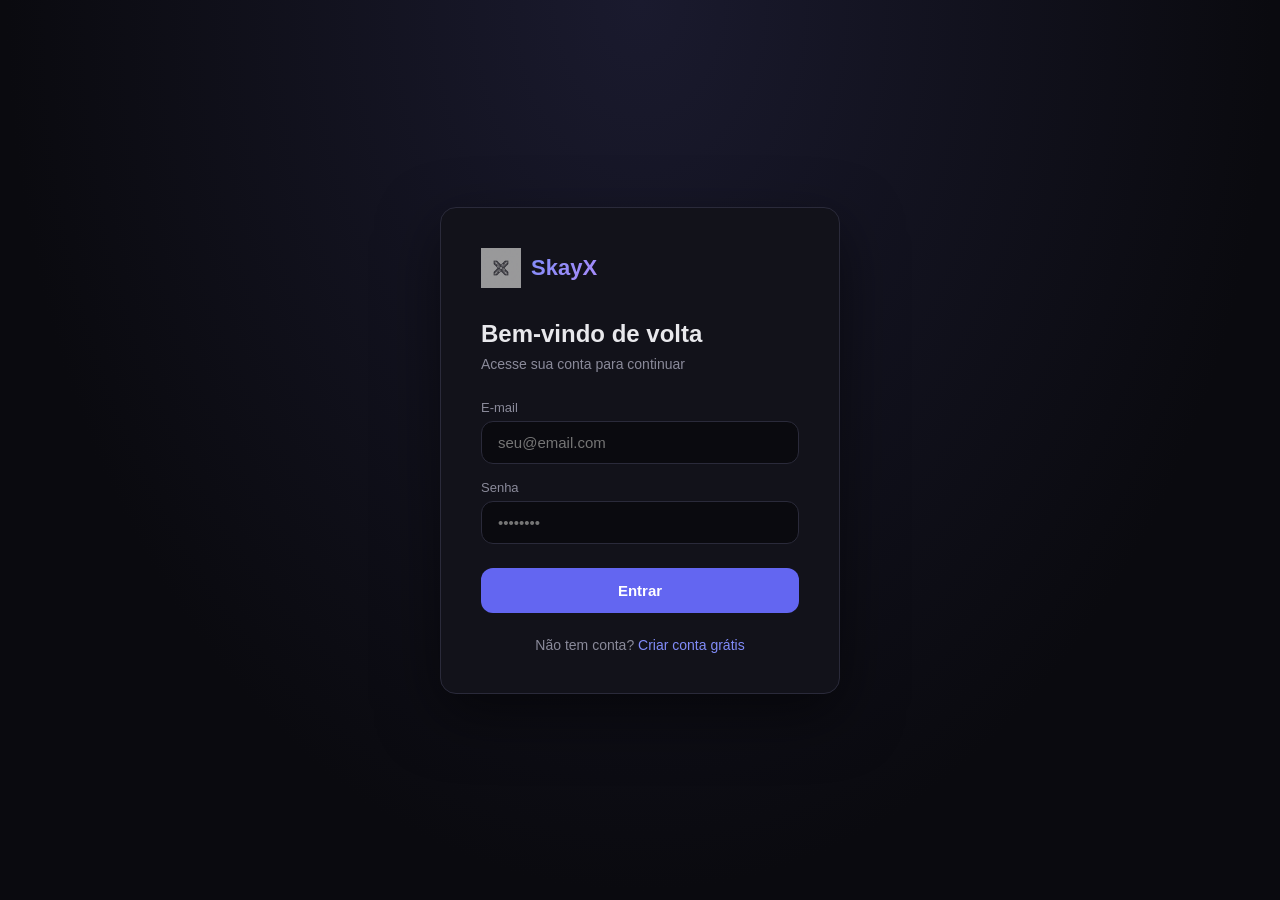
<file: templates/login.html>
<!DOCTYPE html>
<html lang="pt-BR">
<head>
    <meta name="google-site-verification" content="CEXgymT9ekC0Ubr9M-FkznrlWIgkmWgZs4AzIgL9y0k" />
    <meta charset="UTF-8">
    <meta name="viewport" content="width=device-width, initial-scale=1.0">
    <title>SkayX — Login</title>
    <link rel="stylesheet" href="/static/style.css">
</head>
<body class="auth-page">
    <div class="auth-container">
        <div class="auth-logo">
            <img src="/static/logo.png" alt="SkayX" class="logo-img">   
            <span class="logo-text">SkayX</span>
        </div>
        <h1 class="auth-title">Bem-vindo de volta</h1>
        <p class="auth-subtitle">Acesse sua conta para continuar</p>

        <form method="POST" class="auth-form">
            <div class="form-group">
                <label>E-mail</label>
                <input type="email" name="email" placeholder="seu@email.com" required>
            </div>
            <div class="form-group">
                <label>Senha</label>
                <input type="password" name="password" placeholder="••••••••" required>
            </div>
            <button type="submit" class="btn-primary">Entrar</button>
        </form>

        <p class="auth-switch">
            Não tem conta? <a href="{{ url_for('register') }}">Criar conta grátis</a>
        </p>
    </div>
</body>
</html>
</file>
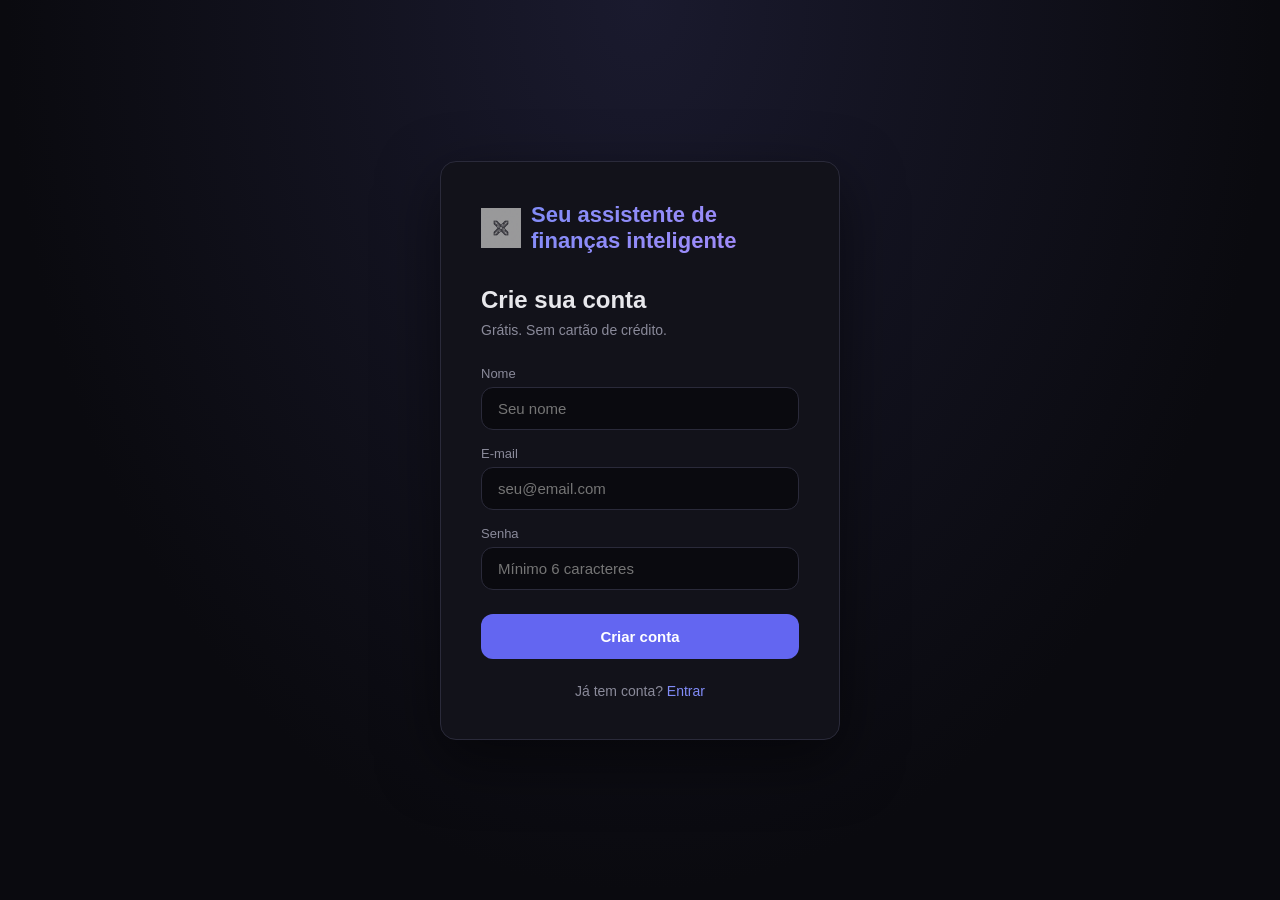
<file: templates/register.html>
<!DOCTYPE html>
<html lang="pt-BR">
<head>
    <meta name="google-site-verification" content="CEXgymT9ekC0Ubr9M-FkznrlWIgkmWgZs4AzIgL9y0k" />
    <meta charset="UTF-8">
    <meta name="viewport" content="width=device-width, initial-scale=1.0">
    <title>SkayX — Criar Conta</title>
    <link rel="stylesheet" href="/static/style.css">
</head>
<body class="auth-page">
    <div class="auth-container">
        <div class="auth-logo">
            <img src="/static/logo.png" alt="SkayX" class="logo-img">   
            <span class="logo-text">Seu assistente de finanças inteligente</span>
        </div>
        <h1 class="auth-title">Crie sua conta</h1>
        <p class="auth-subtitle">Grátis. Sem cartão de crédito.</p>

        <form method="POST" class="auth-form">
            <div class="form-group">
                <label>Nome</label>
                <input type="text" name="nome" placeholder="Seu nome" required>
            </div>
            <div class="form-group">
                <label>E-mail</label>
                <input type="email" name="email" placeholder="seu@email.com" required>
            </div>
            <div class="form-group">
                <label>Senha</label>
                <input type="password" name="password" placeholder="Mínimo 6 caracteres" minlength="6" required>
            </div>
            <button type="submit" class="btn-primary">Criar conta</button>
        </form>

        <p class="auth-switch">
            Já tem conta? <a href="{{ url_for('login') }}">Entrar</a>
        </p>
    </div>
</body>
</html>
</file>
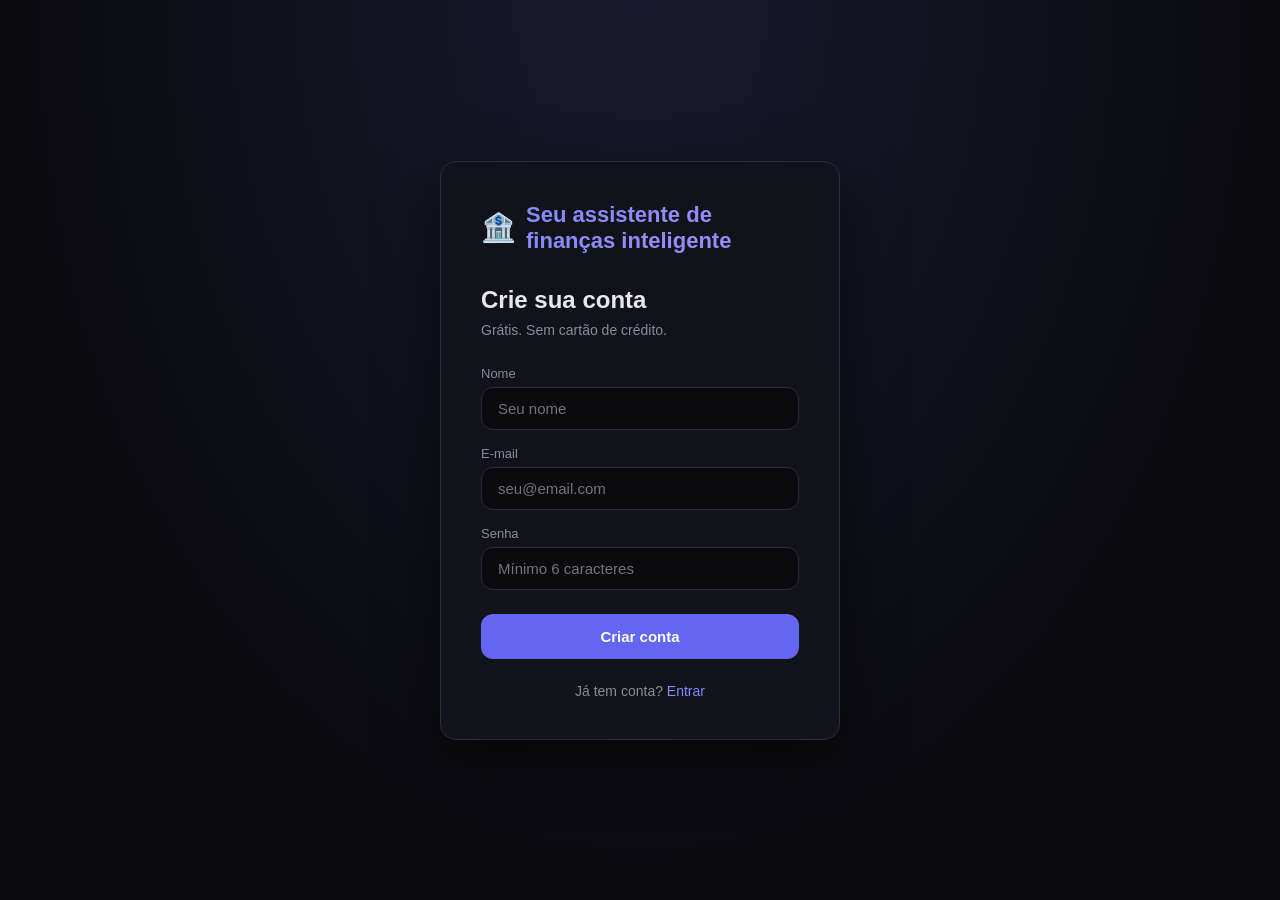
<file: templates/registrer.html>
<!DOCTYPE html>
<html lang="pt-BR">
<head>
    <meta charset="UTF-8">
    <meta name="viewport" content="width=device-width, initial-scale=1.0">
    <title>SkayX — Criar Conta</title>
    <link rel="stylesheet" href="/static/style.css">
</head>
<body class="auth-page">
    <div class="auth-container">
        <div class="auth-logo">
            <span class="logo-icon">🏦</span>
            <span class="logo-text">Seu assistente de finanças inteligente</span>
        </div>
        <h1 class="auth-title">Crie sua conta</h1>
        <p class="auth-subtitle">Grátis. Sem cartão de crédito.</p>

        <form method="POST" class="auth-form">
            <div class="form-group">
                <label>Nome</label>
                <input type="text" name="nome" placeholder="Seu nome" required>
            </div>
            <div class="form-group">
                <label>E-mail</label>
                <input type="email" name="email" placeholder="seu@email.com" required>
            </div>
            <div class="form-group">
                <label>Senha</label>
                <input type="password" name="password" placeholder="Mínimo 6 caracteres" minlength="6" required>
            </div>
            <button type="submit" class="btn-primary">Criar conta</button>
        </form>

        <p class="auth-switch">
            Já tem conta? <a href="{{ url_for('login') }}">Entrar</a>
        </p>
    </div>
</body>
</html>
</file>
<file: static/style.css>
/* ═══════════════════════════════════════════
   SKAYX — Professional Dark UI
   ═══════════════════════════════════════════ */

* { margin: 0; padding: 0; box-sizing: border-box; }

:root {
    --bg: #0a0a0f;
    --bg-2: #12121a;
    --bg-3: #1a1a26;
    --bg-4: #22222e;
    --text: #e8e8ec;
    --text-2: #8a8a9a;
    --text-3: #5a5a6a;
    --accent: #6366f1;
    --accent-2: #818cf8;
    --accent-glow: rgba(99, 102, 241, 0.15);
    --border: #2a2a3a;
    --success: #34d399;
    --error: #f87171;
    --warning: #fbbf24;
    --radius: 12px;
    --radius-lg: 16px;
}

body {
    font-family: -apple-system, BlinkMacSystemFont, 'Inter', 'Segoe UI', sans-serif;
    background: var(--bg);
    color: var(--text);
    height: 100vh;
    overflow: hidden;
    -webkit-font-smoothing: antialiased;
}

/* ─── AUTH PAGES ─── */
.auth-page {
    display: flex;
    align-items: center;
    justify-content: center;
    height: 100vh;
    background: radial-gradient(ellipse at top, #1a1a2e 0%, var(--bg) 70%);
}

.auth-container {
    width: 100%;
    max-width: 400px;
    padding: 40px;
    background: var(--bg-2);
    border: 1px solid var(--border);
    border-radius: var(--radius-lg);
    box-shadow: 0 20px 60px rgba(0,0,0,0.5);
}

.auth-logo {
    display: flex;
    align-items: center;
    gap: 10px;
    margin-bottom: 32px;
}

.auth-logo .logo-icon { font-size: 28px; }

.auth-logo .logo-text {
    font-size: 22px;
    font-weight: 700;
    background: linear-gradient(135deg, var(--accent-2), #a78bfa);
    -webkit-background-clip: text;
    background-clip: text;
    -webkit-text-fill-color: transparent;
}

.auth-title {
    font-size: 24px;
    font-weight: 700;
    margin-bottom: 8px;
}

.auth-subtitle {
    color: var(--text-2);
    font-size: 14px;
    margin-bottom: 28px;
}

.auth-form { display: flex; flex-direction: column; gap: 16px; }

.form-group { display: flex; flex-direction: column; gap: 6px; }

.form-group label {
    font-size: 13px;
    font-weight: 500;
    color: var(--text-2);
}

.form-group input {
    padding: 12px 16px;
    background: var(--bg);
    border: 1px solid var(--border);
    border-radius: var(--radius);
    color: var(--text);
    font-size: 15px;
    transition: border-color 0.2s;
}

.form-group input:focus {
    outline: none;
    border-color: var(--accent);
    box-shadow: 0 0 0 3px var(--accent-glow);
}

.btn-primary {
    padding: 14px;
    background: var(--accent);
    color: #fff;
    border: none;
    border-radius: var(--radius);
    font-size: 15px;
    font-weight: 600;
    cursor: pointer;
    transition: all 0.2s;
    margin-top: 8px;
}

.btn-primary:hover {
    background: var(--accent-2);
    transform: translateY(-1px);
    box-shadow: 0 4px 20px var(--accent-glow);
}

.auth-switch {
    text-align: center;
    margin-top: 24px;
    font-size: 14px;
    color: var(--text-2);
}

.auth-switch a {
    color: var(--accent-2);
    text-decoration: none;
    font-weight: 500;
}

.auth-switch a:hover { text-decoration: underline; }

/* ─── APP LAYOUT ─── */
.app {
    display: flex;
    flex-direction: column;
    height: 100vh;
    max-width: 780px;
    margin: 0 auto;
    padding: 0 16px;
}

/* ─── HEADER ─── */
header {
    display: flex;
    align-items: center;
    justify-content: space-between;
    padding: 14px 0;
    border-bottom: 1px solid var(--border);
}

.header-left {
    display: flex;
    align-items: center;
    gap: 10px;
}

.header-right {
    display: flex;
    align-items: center;
    gap: 12px;
}

.logo-icon { font-size: 22px; }

.logo-text {
    font-size: 18px;
    font-weight: 700;
    background: linear-gradient(135deg, var(--accent-2), #a78bfa);
    -webkit-background-clip: text;
    background-clip: text;
    -webkit-text-fill-color: transparent;
}

.badge-pro {
    font-size: 10px;
    font-weight: 700;
    padding: 3px 8px;
    background: linear-gradient(135deg, var(--accent), #a78bfa);
    border-radius: 20px;
    color: #fff;
    letter-spacing: 0.5px;
}

.user-name {
    font-size: 14px;
    color: var(--text-2);
    max-width: 120px;
    overflow: hidden;
    text-overflow: ellipsis;
    white-space: nowrap;
}

.btn-logout {
    font-size: 13px;
    color: var(--text-2);
    text-decoration: none;
    padding: 6px 12px;
    border: 1px solid var(--border);
    border-radius: 8px;
    transition: all 0.2s;
}

.btn-logout:hover {
    color: var(--error);
    border-color: var(--error);
}

/* ─── PAINEL REGISTRO ─── */
.painel-registro {
    display: flex;
    gap: 8px;
    padding: 12px;
    background: var(--bg-2);
    border: 1px solid var(--border);
    border-radius: var(--radius);
    margin-top: 12px;
    flex-wrap: wrap;
}

.painel-registro.oculto { display: none; }

.painel-registro input,
.painel-registro select {
    flex: 1;
    min-width: 90px;
    padding: 8px 12px;
    background: var(--bg);
    border: 1px solid var(--border);
    border-radius: 8px;
    color: var(--text);
    font-size: 13px;
}

.painel-registro button {
    padding: 8px 18px;
    background: var(--accent);
    color: #fff;
    border: none;
    border-radius: 8px;
    cursor: pointer;
    font-weight: 600;
    font-size: 13px;
}

/* ─── CHAT AREA ─── */
main {
    flex: 1;
    overflow-y: auto;
    padding: 24px 0;
    scroll-behavior: smooth;
}

main::-webkit-scrollbar { width: 5px; }
main::-webkit-scrollbar-thumb { background: var(--bg-4); border-radius: 3px; }

/* ─── BEM-VINDO ─── */
.bem-vindo {
    display: flex;
    flex-direction: column;
    align-items: center;
    justify-content: center;
    height: 100%;
    text-align: center;
    padding: 40px 0;
}

.bem-vindo-icon {
    font-size: 56px;
    margin-bottom: 16px;
    opacity: 0.8;
}

.bem-vindo h1 {
    font-size: 32px;
    font-weight: 800;
    margin-bottom: 8px;
    background: linear-gradient(135deg, var(--accent-2), #a78bfa, #c4b5fd);
    -webkit-background-clip: text;
    background-clip: text;
    -webkit-text-fill-color: transparent;
}

.bem-vindo p {
    color: var(--text-2);
    font-size: 15px;
    margin-bottom: 32px;
}

.sugestoes {
    display: grid;
    grid-template-columns: 1fr 1fr;
    gap: 10px;
    width: 100%;
    max-width: 520px;
}

.sugestoes button {
    padding: 14px 16px;
    background: var(--bg-2);
    border: 1px solid var(--border);
    border-radius: var(--radius);
    color: var(--text);
    font-size: 13px;
    cursor: pointer;
    text-align: left;
    transition: all 0.2s;
    display: flex;
    align-items: center;
    gap: 10px;
}

.sugestoes button:hover {
    background: var(--bg-3);
    border-color: var(--accent);
    transform: translateY(-1px);
}

.sug-ico { font-size: 18px; }

/* ─── MENSAGENS ─── */
.msg {
    max-width: 82%;
    padding: 14px 18px;
    border-radius: var(--radius-lg);
    margin: 8px 0;
    font-size: 14px;
    line-height: 1.7;
    word-wrap: break-word;
    white-space: pre-wrap;
    animation: fadeIn 0.3s ease;
}

@keyframes fadeIn {
    from { opacity: 0; transform: translateY(8px); }
    to { opacity: 1; transform: translateY(0); }
}

.msg.user {
    background: var(--bg-4);
    margin-left: auto;
    border-bottom-right-radius: 4px;
}

.msg.bot {
    background: var(--bg-2);
    border: 1px solid var(--border);
    border-bottom-left-radius: 4px;
}

.msg.loading {
    color: var(--text-2);
    font-style: italic;
}

/* ─── FOOTER ─── */
footer {
    padding: 12px 0 16px;
    border-top: 1px solid var(--border);
}

.input-wrapper {
    display: flex;
    gap: 8px;
    align-items: center;
    background: var(--bg-2);
    border: 1px solid var(--border);
    border-radius: 28px;
    padding: 6px 8px 6px 6px;
    transition: border-color 0.2s, box-shadow 0.2s;
}

.input-wrapper:focus-within {
    border-color: var(--accent);
    box-shadow: 0 0 0 3px var(--accent-glow);
}

.btn-action {
    width: 36px;
    height: 36px;
    border-radius: 50%;
    background: var(--bg-4);
    border: 1px solid var(--border);
    color: var(--text-2);
    font-size: 18px;
    cursor: pointer;
    display: flex;
    align-items: center;
    justify-content: center;
    transition: all 0.2s;
    flex-shrink: 0;
}

.btn-action:hover {
    background: var(--accent);
    color: #fff;
    border-color: var(--accent);
}

.input-wrapper input {
    flex: 1;
    background: transparent;
    border: none;
    color: var(--text);
    font-size: 15px;
    outline: none;
    padding: 8px 0;
}

.input-wrapper input::placeholder { color: var(--text-3); }

.input-wrapper #btn-enviar {
    width: 36px;
    height: 36px;
    border-radius: 50%;
    background: var(--accent);
    border: none;
    cursor: pointer;
    display: flex;
    align-items: center;
    justify-content: center;
    color: #fff;
    transition: all 0.2s;
    flex-shrink: 0;
}

.input-wrapper #btn-enviar:hover {
    background: var(--accent-2);
    transform: scale(1.05);
}

.footer-bar {
    display: flex;
    justify-content: space-between;
    align-items: center;
    margin-top: 8px;
    padding: 0 8px;
}

.aviso {
    font-size: 11px;
    color: var(--text-3);
}

#contador {
    font-size: 11px;
    color: var(--text-3);
}

/* ─── MODAL PREMIUM ─── */
.modal {
    position: fixed;
    top: 0; left: 0; right: 0; bottom: 0;
    background: rgba(0,0,0,0.85);
    backdrop-filter: blur(8px);
    display: flex;
    align-items: center;
    justify-content: center;
    z-index: 1000;
}

.modal.oculto { display: none; }

.modal-content {
    background: var(--bg-2);
    border: 1px solid var(--border);
    border-radius: var(--radius-lg);
    padding: 36px;
    max-width: 480px;
    width: 90%;
    text-align: center;
    box-shadow: 0 20px 60px rgba(0,0,0,0.5);
}

.modal-content h2 {
    font-size: 24px;
    font-weight: 700;
    margin-bottom: 8px;
    background: linear-gradient(135deg, var(--accent-2), #a78bfa);
    -webkit-background-clip: text;
    background-clip: text;
    -webkit-text-fill-color: transparent;
}

.modal-desc {
    color: var(--text-2);
    margin-bottom: 24px;
    font-size: 14px;
}

.modal-precos {
    display: grid;
    grid-template-columns: 1fr 1fr;
    gap: 14px;
    margin-bottom: 24px;
}

.plano {
    background: var(--bg-3);
    border: 1px solid var(--border);
    border-radius: var(--radius);
    padding: 18px;
    text-align: left;
}

.plano.destaque {
    border-color: var(--accent);
    box-shadow: 0 0 20px var(--accent-glow);
}

.plano h3 {
    font-size: 13px;
    color: var(--text-2);
    margin-bottom: 4px;
    text-transform: uppercase;
    letter-spacing: 0.5px;
}

.preco {
    font-size: 22px;
    font-weight: 700;
    margin-bottom: 12px;
}

.preco span {
    font-size: 13px;
    color: var(--text-2);
    font-weight: 400;
}

.plano ul {
    list-style: none;
    padding: 0;
    font-size: 12px;
    color: var(--text-2);
}

.plano ul li { padding: 3px 0; }
.plano ul li::before { content: "✓ "; color: var(--success); }

.btn-comprar {
    display: block;
    margin-top: 12px;
    padding: 10px;
    background: var(--accent);
    color: #fff;
    text-align: center;
    text-decoration: none;
    border-radius: 8px;
    font-weight: 600;
    font-size: 13px;
    transition: all 0.2s;
}

.btn-comprar:hover {
    background: var(--accent-2);
    transform: translateY(-1px);
}

.modal-chave { margin-bottom: 16px; }

.modal-chave p {
    font-size: 13px;
    color: var(--text-2);
    margin-bottom: 8px;
}

.input-chave { display: flex; gap: 8px; }

.input-chave input {
    flex: 1;
    padding: 10px 14px;
    background: var(--bg);
    border: 1px solid var(--border);
    border-radius: 8px;
    color: var(--text);
    font-size: 13px;
}

.input-chave button {
    padding: 10px 16px;
    background: var(--bg-4);
    border: 1px solid var(--border);
    border-radius: 8px;
    color: var(--text);
    cursor: pointer;
    font-size: 13px;
    transition: all 0.2s;
}

.input-chave button:hover {
    background: var(--accent);
    border-color: var(--accent);
}

.btn-fechar {
    background: none;
    border: none;
    color: var(--text-2);
    cursor: pointer;
    font-size: 13px;
    text-decoration: underline;
}

/* ─── RESPONSIVO ─── */
@media (max-width: 600px) {
    .sugestoes { grid-template-columns: 1fr; }
    .msg { max-width: 92%; }
    .modal-precos { grid-template-columns: 1fr; }
    .user-name { display: none; }
}   
.logo-img {
    width: 40px;
    height: 40px;
    object-fit: contain;
}   
.logo-img {
    mix-blend-mode: screen;
}
</file>
